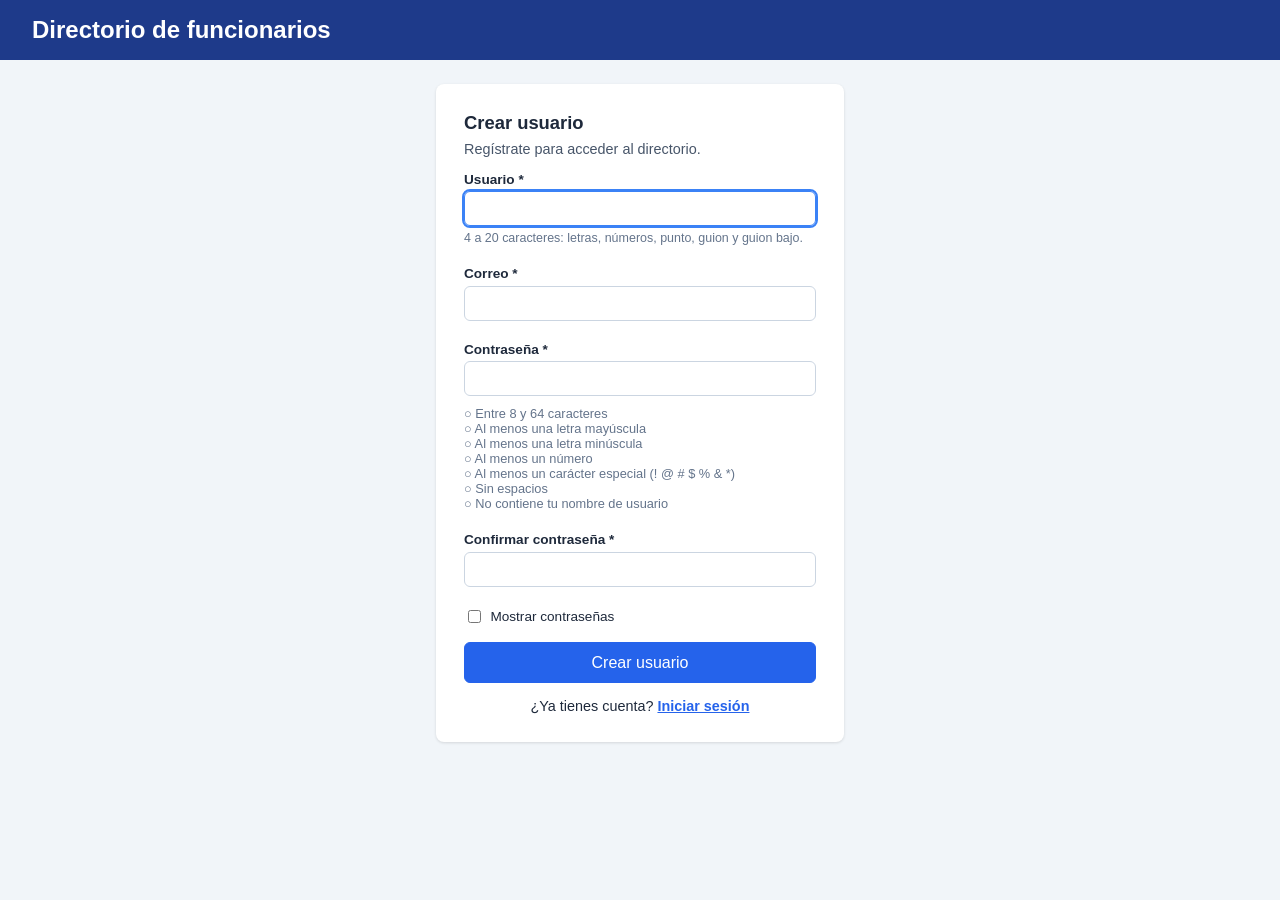
<file: directorio-funcionarios/target/classes/static/registro.html>
<!DOCTYPE html>
<html lang="es">
<head>
    <meta charset="UTF-8">
    <meta name="viewport" content="width=device-width, initial-scale=1">
    <title>Crear usuario · Directorio de funcionarios</title>
    <link rel="stylesheet" href="style.css">
</head>
<body>
<header>
    <h1>Directorio de funcionarios</h1>
</header>

<main class="auth">
    <section class="tarjeta auth-tarjeta">
        <h2>Crear usuario</h2>
        <p class="subtitulo">Regístrate para acceder al directorio.</p>

        <div id="mensaje" class="mensaje" role="alert" hidden></div>

        <form id="formRegistro" novalidate>
            <div class="campo">
                <label for="username">Usuario *</label>
                <input type="text" id="username" autocomplete="username" maxlength="20" autofocus>
                <small class="ayuda">4 a 20 caracteres: letras, números, punto, guion y guion bajo.</small>
                <small class="error" data-error-for="username"></small>
            </div>
            <div class="campo">
                <label for="email">Correo *</label>
                <input type="email" id="email" autocomplete="email" maxlength="100">
                <small class="error" data-error-for="email"></small>
            </div>
            <div class="campo">
                <label for="password">Contraseña *</label>
                <input type="password" id="password" class="pw" autocomplete="new-password" maxlength="64">
                <ul id="reglas" class="reglas" aria-live="polite"></ul>
                <small class="error" data-error-for="password"></small>
            </div>
            <div class="campo">
                <label for="confirmarPassword">Confirmar contraseña *</label>
                <input type="password" id="confirmarPassword" class="pw" autocomplete="new-password" maxlength="64">
                <small class="error" data-error-for="confirmarPassword"></small>
            </div>
            <label class="check">
                <input type="checkbox" id="mostrarPassword"> Mostrar contraseñas
            </label>
            <button type="submit" id="btnRegistrar" class="primario">Crear usuario</button>
        </form>

        <p class="enlace">¿Ya tienes cuenta? <a href="login.html">Iniciar sesión</a></p>
    </section>
</main>

<script src="auth.js"></script>
</body>
</html>
</file>
<file: directorio-funcionarios/target/classes/static/style.css>
* { box-sizing: border-box; }

body {
    margin: 0;
    font-family: "Segoe UI", Arial, sans-serif;
    background: #f1f5f9;
    color: #1e293b;
}

header {
    background: #1e3a8a;
    color: #fff;
    padding: 1rem 2rem;
    display: flex;
    justify-content: space-between;
    align-items: center;
    gap: 1rem;
    flex-wrap: wrap;
}

header h1 { margin: 0; font-size: 1.5rem; }

main {
    max-width: 1000px;
    margin: 1.5rem auto;
    padding: 0 1rem;
}

.tarjeta {
    background: #fff;
    border-radius: 8px;
    padding: 1.25rem;
    margin-bottom: 1.25rem;
    box-shadow: 0 1px 3px rgba(0, 0, 0, .12);
}

.tarjeta h2 { margin-top: 0; font-size: 1.15rem; }

form#formFuncionario {
    display: grid;
    grid-template-columns: repeat(auto-fit, minmax(210px, 1fr));
    gap: 1rem;
}

.campo { display: flex; flex-direction: column; gap: .3rem; }

label { font-size: .85rem; font-weight: 600; }

input {
    padding: .5rem .6rem;
    border: 1px solid #cbd5e1;
    border-radius: 6px;
    font-size: .95rem;
}

input[readonly] { background: #e2e8f0; }
input:focus { outline: 2px solid #3b82f6; border-color: #3b82f6; }

button {
    padding: .5rem .9rem;
    border: 1px solid #94a3b8;
    border-radius: 6px;
    background: #fff;
    cursor: pointer;
    font-size: .9rem;
}

button:hover { background: #e2e8f0; }
button.primario { background: #2563eb; border-color: #2563eb; color: #fff; }
button.primario:hover { background: #1d4ed8; }
button.peligro { color: #b91c1c; border-color: #fca5a5; }
button.peligro:hover { background: #fee2e2; }

.acciones { display: flex; gap: .5rem; align-items: end; }

.busquedas {
    display: grid;
    grid-template-columns: repeat(auto-fit, minmax(260px, 1fr));
    gap: 1rem;
    margin-bottom: 1rem;
}

.busqueda { display: flex; flex-direction: column; gap: .4rem; }
.busqueda input { width: 100%; }

.tabla-contenedor { overflow-x: auto; }

table { width: 100%; border-collapse: collapse; }
th, td { padding: .6rem; text-align: left; border-bottom: 1px solid #e2e8f0; }
th { background: #f8fafc; font-size: .85rem; }
td.acciones-celda { white-space: nowrap; display: flex; gap: .4rem; }

.mensaje {
    padding: .75rem 1rem;
    border-radius: 6px;
    margin-bottom: 1rem;
    font-weight: 600;
}

.mensaje.exito { background: #dcfce7; color: #166534; }
.mensaje.info  { background: #e0f2fe; color: #075985; }
.mensaje.error { background: #fee2e2; color: #991b1b; }

/* ---------- Barra de usuario (index.html) ---------- */
.usuario-barra { display: flex; align-items: center; gap: .75rem; font-size: .9rem; }
.usuario-barra button { background: transparent; color: #fff; border-color: #93c5fd; }
.usuario-barra button:hover { background: #1d4ed8; }

/* ---------- Login y registro ---------- */
main.auth { max-width: 440px; }
.auth-tarjeta { padding: 1.75rem; }
.auth-tarjeta form { display: flex; flex-direction: column; gap: 1rem; }
.auth-tarjeta .primario { width: 100%; padding: .65rem; font-size: 1rem; }
.auth-tarjeta .primario:disabled { opacity: .6; cursor: not-allowed; }
.subtitulo { margin-top: -.5rem; color: #475569; font-size: .9rem; }
.check { display: flex; align-items: center; gap: .4rem; font-weight: 400; }
.enlace { text-align: center; margin-bottom: 0; font-size: .9rem; }
.enlace a { color: #2563eb; font-weight: 600; }
.ayuda { color: #64748b; font-size: .78rem; }
.error { color: #b91c1c; font-size: .8rem; display: flex; flex-direction: column; }
input[type="email"] { padding: .5rem .6rem; border: 1px solid #cbd5e1; border-radius: 6px; font-size: .95rem; }
input[type="email"]:focus { outline: 2px solid #3b82f6; border-color: #3b82f6; }

.reglas { list-style: none; margin: .3rem 0 0; padding: 0; font-size: .8rem; color: #64748b; }
.reglas li::before { content: "○ "; }
.reglas li.ok { color: #166534; }
.reglas li.ok::before { content: "✔ "; }
.reglas li.falta { color: #b91c1c; }
.reglas li.falta::before { content: "✖ "; }
</file>
